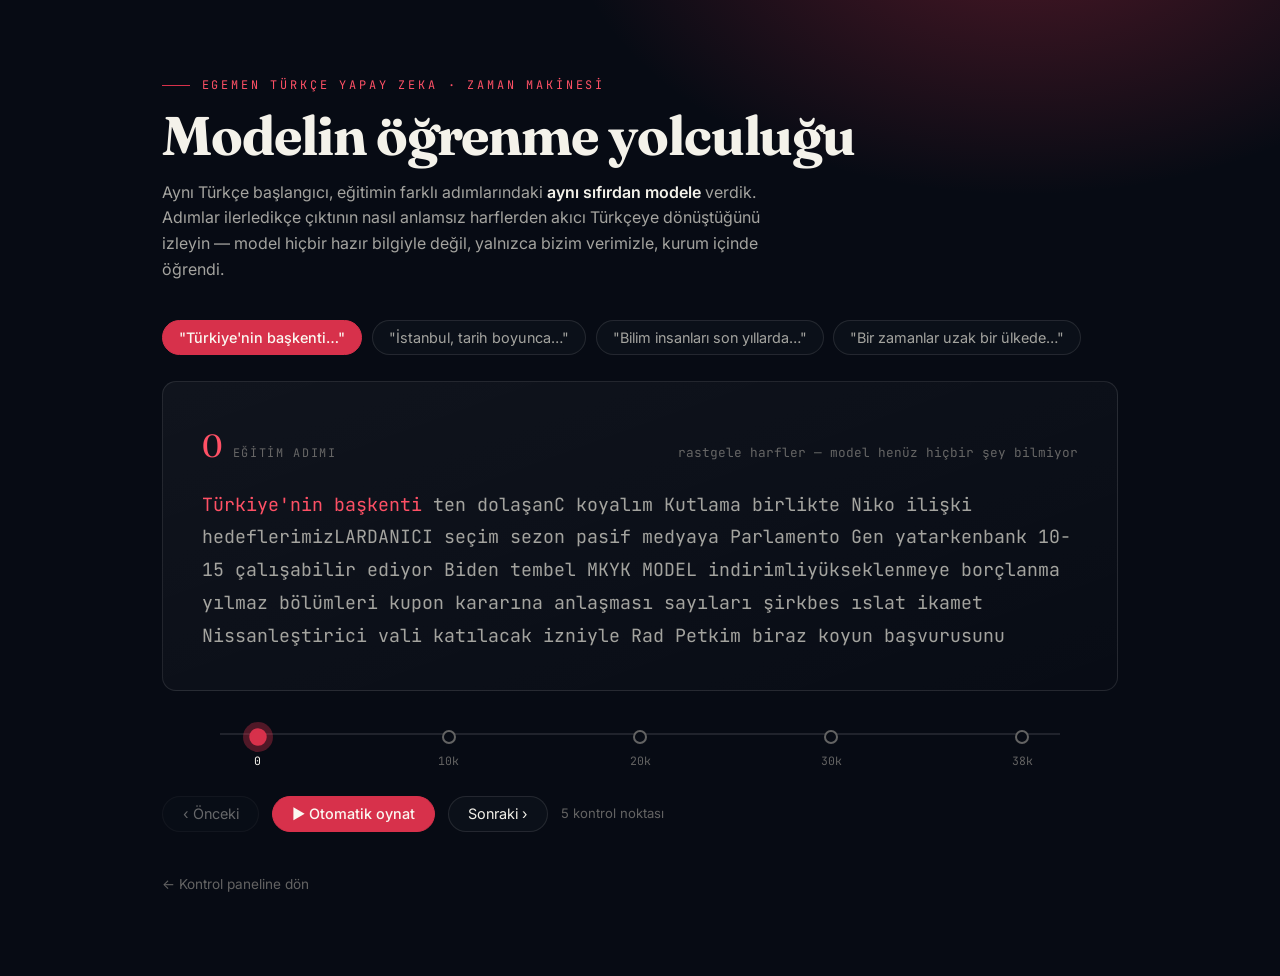
<file: dashboard/timemachine.html>
<!doctype html>
<html lang="tr">
<head>
  <meta charset="utf-8" />
  <meta name="viewport" content="width=device-width, initial-scale=1" />
  <title>Zaman Makinesi — Modelin Öğrenme Yolculuğu</title>
  <link rel="preconnect" href="https://fonts.googleapis.com" />
  <link rel="preconnect" href="https://fonts.gstatic.com" crossorigin />
  <link href="https://fonts.googleapis.com/css2?family=Fraunces:opsz,wght@9..144,500;9..144,600&family=Inter:wght@400;500;600&family=JetBrains+Mono:wght@400;500&display=swap" rel="stylesheet" />
  <style>
    :root {
      --bg: oklch(15% 0.02 264);
      --bg-soft: oklch(19% 0.02 264 / 0.6);
      --line: oklch(100% 0 0 / 0.1);
      --paper: oklch(96% 0.01 90);
      --paper-dim: oklch(80% 0.01 90 / 0.85);
      --paper-faint: oklch(70% 0.01 90 / 0.6);
      --crimson: oklch(58% 0.20 18);
      --crimson-bright: oklch(68% 0.21 18);
      --crimson-glow: oklch(58% 0.20 18 / 0.35);
      --font-display: "Fraunces", Georgia, serif;
      --font-body: "Inter", system-ui, sans-serif;
      --font-mono: "JetBrains Mono", ui-monospace, monospace;
      --radius: 14px;
      --ease: cubic-bezier(0.16, 1, 0.3, 1);
    }
    * { box-sizing: border-box; }
    body {
      margin: 0; background: var(--bg); color: var(--paper);
      font-family: var(--font-body); line-height: 1.6;
      background-image: radial-gradient(60% 50% at 80% -10%, var(--crimson-glow), transparent 60%);
      min-height: 100vh;
    }
    .wrap { max-width: 1000px; margin: 0 auto; padding: clamp(2rem, 5vw, 5rem) 1.4rem; }
    .eyebrow {
      font-family: var(--font-mono); font-size: 0.74rem; letter-spacing: 0.24em;
      text-transform: uppercase; color: var(--crimson-bright); display: flex;
      align-items: center; gap: 0.7rem;
    }
    .eyebrow::before { content: ""; width: 28px; height: 1px; background: var(--crimson); }
    h1 { font-family: var(--font-display); font-size: clamp(2rem, 1rem + 4vw, 3.4rem);
      line-height: 1.05; margin: 0.6rem 0 0.4rem; letter-spacing: -0.02em; }
    .lead { color: var(--paper-dim); max-width: 60ch; margin-bottom: 2.4rem; }
    .lead b { color: var(--paper); font-weight: 600; }

    .pills { display: flex; flex-wrap: wrap; gap: 0.6rem; margin-bottom: 1.6rem; }
    .pill {
      font-family: var(--font-body); font-size: 0.9rem; color: var(--paper-dim);
      background: var(--bg-soft); border: 1px solid var(--line); border-radius: 100px;
      padding: 0.5rem 1rem; cursor: pointer; transition: all 0.2s var(--ease);
    }
    .pill:hover { color: var(--paper); border-color: var(--crimson-glow); }
    .pill[aria-pressed="true"] {
      color: oklch(98% 0.01 90); background: var(--crimson);
      border-color: var(--crimson); font-weight: 500;
    }

    .stage {
      border: 1px solid var(--line); border-radius: var(--radius);
      background: linear-gradient(160deg, oklch(100% 0 0 / 0.04), oklch(100% 0 0 / 0.008));
      padding: clamp(1.4rem, 3vw, 2.4rem); min-height: 240px;
    }
    .stage-head { display: flex; align-items: baseline; justify-content: space-between;
      gap: 1rem; flex-wrap: wrap; margin-bottom: 1rem; }
    .step-badge { font-family: var(--font-mono); }
    .step-badge .n { font-family: var(--font-display); font-size: 2rem; color: var(--crimson-bright); }
    .step-badge .lbl { color: var(--paper-faint); font-size: 0.74rem; letter-spacing: 0.14em;
      text-transform: uppercase; }
    .verdict { font-size: 0.8rem; color: var(--paper-faint); font-family: var(--font-mono); }

    .output {
      font-family: var(--font-mono); font-size: clamp(0.95rem, 0.9rem + 0.3vw, 1.15rem);
      line-height: 1.8; color: var(--paper); white-space: pre-wrap; word-break: break-word;
    }
    .output .prompt { color: var(--crimson-bright); }
    .output .cont { color: var(--paper-dim); }

    .timeline { margin-top: 1.8rem; }
    .track { display: flex; align-items: center; gap: 0; position: relative; }
    .node {
      flex: 1 1 0; display: flex; flex-direction: column; align-items: center; gap: 0.5rem;
      cursor: pointer; position: relative; padding-top: 0.6rem;
    }
    .node .dot {
      width: 14px; height: 14px; border-radius: 50%; background: var(--bg);
      border: 2px solid var(--paper-faint); transition: all 0.2s var(--ease); z-index: 1;
    }
    .node[aria-current="true"] .dot { border-color: var(--crimson); background: var(--crimson);
      box-shadow: 0 0 0 5px var(--crimson-glow); transform: scale(1.25); }
    .node .tick { font-family: var(--font-mono); font-size: 0.72rem; color: var(--paper-faint); }
    .node[aria-current="true"] .tick { color: var(--paper); }
    .track::before { content: ""; position: absolute; left: 6%; right: 6%; top: 13px;
      height: 2px; background: var(--line); }

    .controls { display: flex; align-items: center; gap: 0.8rem; margin-top: 1.6rem; }
    .btn {
      font-family: var(--font-body); font-size: 0.9rem; color: var(--paper);
      background: var(--bg-soft); border: 1px solid var(--line); border-radius: 100px;
      padding: 0.55rem 1.2rem; cursor: pointer; transition: all 0.2s var(--ease);
    }
    .btn:hover { border-color: var(--crimson-glow); }
    .btn.primary { background: var(--crimson); border-color: var(--crimson);
      color: oklch(98% 0.01 90); font-weight: 500; }
    .btn:disabled { opacity: 0.4; cursor: not-allowed; }
    .hint { color: var(--paper-faint); font-size: 0.82rem; }
    a.back { color: var(--paper-faint); text-decoration: none; font-size: 0.85rem; }
    a.back:hover { color: var(--crimson-bright); }
    @media (prefers-reduced-motion: reduce) { * { transition: none !important; } }
  </style>
</head>
<body>
  <main class="wrap">
    <p class="eyebrow">Egemen Türkçe Yapay Zeka · Zaman Makinesi</p>
    <h1>Modelin öğrenme yolculuğu</h1>
    <p class="lead">
      Aynı Türkçe başlangıcı, eğitimin farklı adımlarındaki <b>aynı sıfırdan
      modele</b> verdik. Adımlar ilerledikçe çıktının nasıl anlamsız harflerden
      akıcı Türkçeye dönüştüğünü izleyin — model hiçbir hazır bilgiyle değil,
      yalnızca bizim verimizle, kurum içinde öğrendi.
    </p>

    <div class="pills" id="pills" role="group" aria-label="Başlangıç metni"></div>

    <section class="stage">
      <div class="stage-head">
        <div class="step-badge"><span class="n" id="stepNum">—</span>
          <span class="lbl">eğitim adımı</span></div>
        <div class="verdict" id="verdict"></div>
      </div>
      <div class="output" id="output">Yükleniyor…</div>
    </section>

    <div class="timeline"><div class="track" id="track"></div></div>

    <div class="controls">
      <button class="btn" id="prev" aria-label="Önceki adım">‹ Önceki</button>
      <button class="btn primary" id="play">▶ Otomatik oynat</button>
      <button class="btn" id="next" aria-label="Sonraki adım">Sonraki ›</button>
      <span class="hint" id="hint"></span>
    </div>

    <p style="margin-top:2.4rem"><a class="back" href="./index.html">← Kontrol paneline dön</a></p>
  </main>

  <script>
    (function () {
      var DATA = null, prompt = null, stepIdx = 0, playing = false, timer = null;
      var el = function (id) { return document.getElementById(id); };

      function fmtStep(s) {
        if (s >= 1000) return (s / 1000).toFixed(s % 1000 ? 1 : 0) + "k";
        return String(s);
      }
      // A light, honest read on each stage (by step, not hand-picked per output).
      function verdict(step) {
        if (step <= 100) return "rastgele harfler — model henüz hiçbir şey bilmiyor";
        if (step < 5000) return "kelime parçaları ve yapı belirmeye başlıyor";
        if (step < 20000) return "akıcı ama tutarsız Türkçe — dilbilgisi oturuyor";
        return "akıcı, dilbilgisel Türkçe — anlam ve üslup gelişiyor";
      }

      function render() {
        if (!DATA) return;
        var ck = DATA.checkpoints[stepIdx];
        el("stepNum").textContent = fmtStep(ck.step);
        el("verdict").textContent = verdict(ck.step);
        var full = ck.outputs[prompt] || "";
        var cont = full.slice(prompt.length);
        el("output").innerHTML =
          '<span class="prompt"></span><span class="cont"></span>';
        el("output").querySelector(".prompt").textContent = prompt;
        el("output").querySelector(".cont").textContent = cont;
        // timeline current
        Array.prototype.forEach.call(el("track").children, function (n, i) {
          n.setAttribute("aria-current", i === stepIdx ? "true" : "false");
        });
        el("prev").disabled = stepIdx === 0;
        el("next").disabled = stepIdx === DATA.checkpoints.length - 1;
      }

      function go(i) {
        stepIdx = Math.max(0, Math.min(DATA.checkpoints.length - 1, i));
        render();
      }

      function buildTimeline() {
        var track = el("track"); track.innerHTML = "";
        DATA.checkpoints.forEach(function (ck, i) {
          var node = document.createElement("div");
          node.className = "node";
          node.innerHTML = '<span class="dot"></span><span class="tick">' +
            fmtStep(ck.step) + "</span>";
          node.addEventListener("click", function () { stopPlay(); go(i); });
          track.appendChild(node);
        });
      }

      function buildPills() {
        var box = el("pills"); box.innerHTML = "";
        DATA.prompts.forEach(function (p) {
          var b = document.createElement("button");
          b.className = "pill"; b.textContent = '"' + p.trim() + '…"';
          b.setAttribute("aria-pressed", p === prompt ? "true" : "false");
          b.addEventListener("click", function () {
            prompt = p;
            Array.prototype.forEach.call(box.children, function (c, i) {
              c.setAttribute("aria-pressed", DATA.prompts[i] === prompt ? "true" : "false");
            });
            render();
          });
          box.appendChild(b);
        });
      }

      function stopPlay() {
        playing = false; if (timer) clearInterval(timer);
        el("play").textContent = "▶ Otomatik oynat";
      }
      function startPlay() {
        playing = true; el("play").textContent = "⏸ Durdur"; go(0);
        timer = setInterval(function () {
          if (stepIdx >= DATA.checkpoints.length - 1) { stopPlay(); return; }
          go(stepIdx + 1);
        }, 1600);
      }

      el("prev").addEventListener("click", function () { stopPlay(); go(stepIdx - 1); });
      el("next").addEventListener("click", function () { stopPlay(); go(stepIdx + 1); });
      el("play").addEventListener("click", function () { playing ? stopPlay() : startPlay(); });

      fetch("./checkpoint_progression.json?v=" + Date.now())
        .then(function (r) { if (!r.ok) throw new Error(r.status); return r.json(); })
        .then(function (d) {
          DATA = d; prompt = d.prompts[0]; stepIdx = 0;
          el("hint").textContent = d.checkpoints.length + " kontrol noktası";
          buildPills(); buildTimeline(); render();
        })
        .catch(function (e) {
          el("output").textContent =
            "Eğitim ilerlemesi verisi henüz hazır değil (" + e.message + ").";
        });
    })();
  </script>
</body>
</html>
</file>
